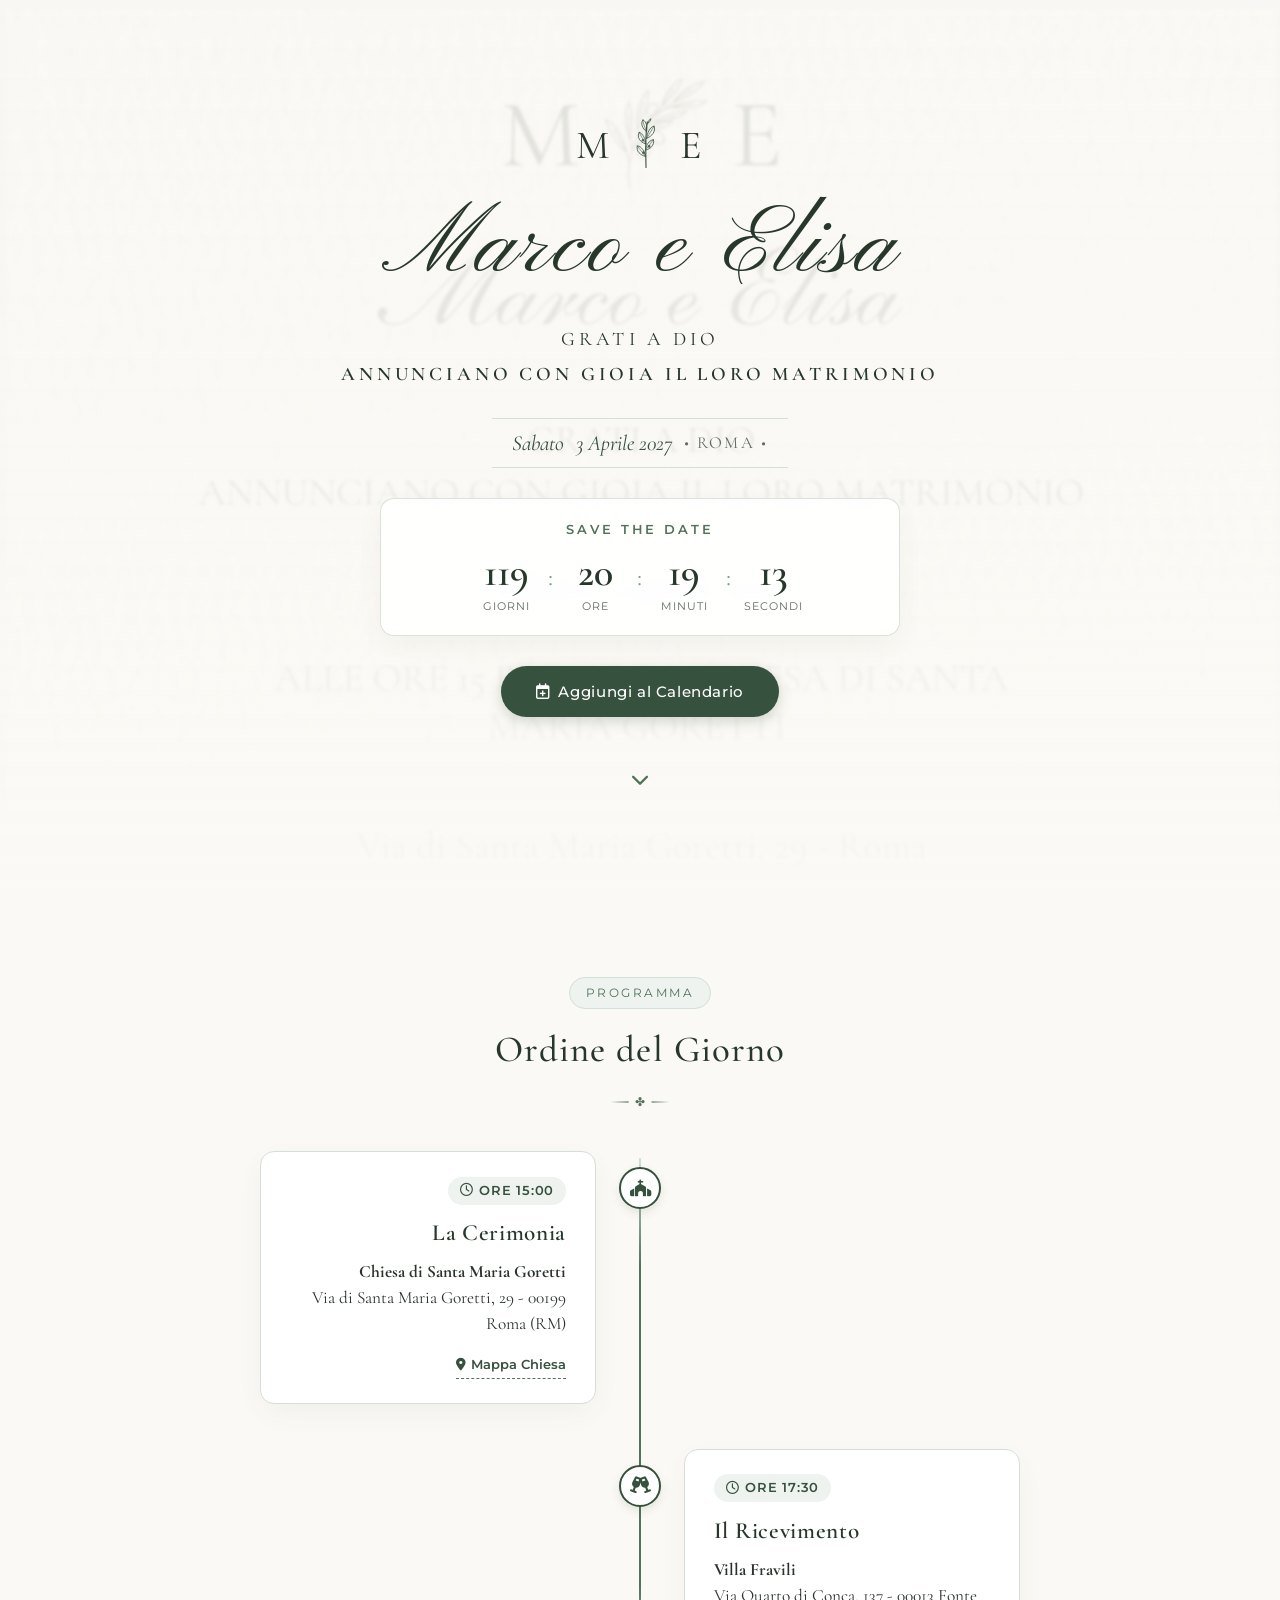
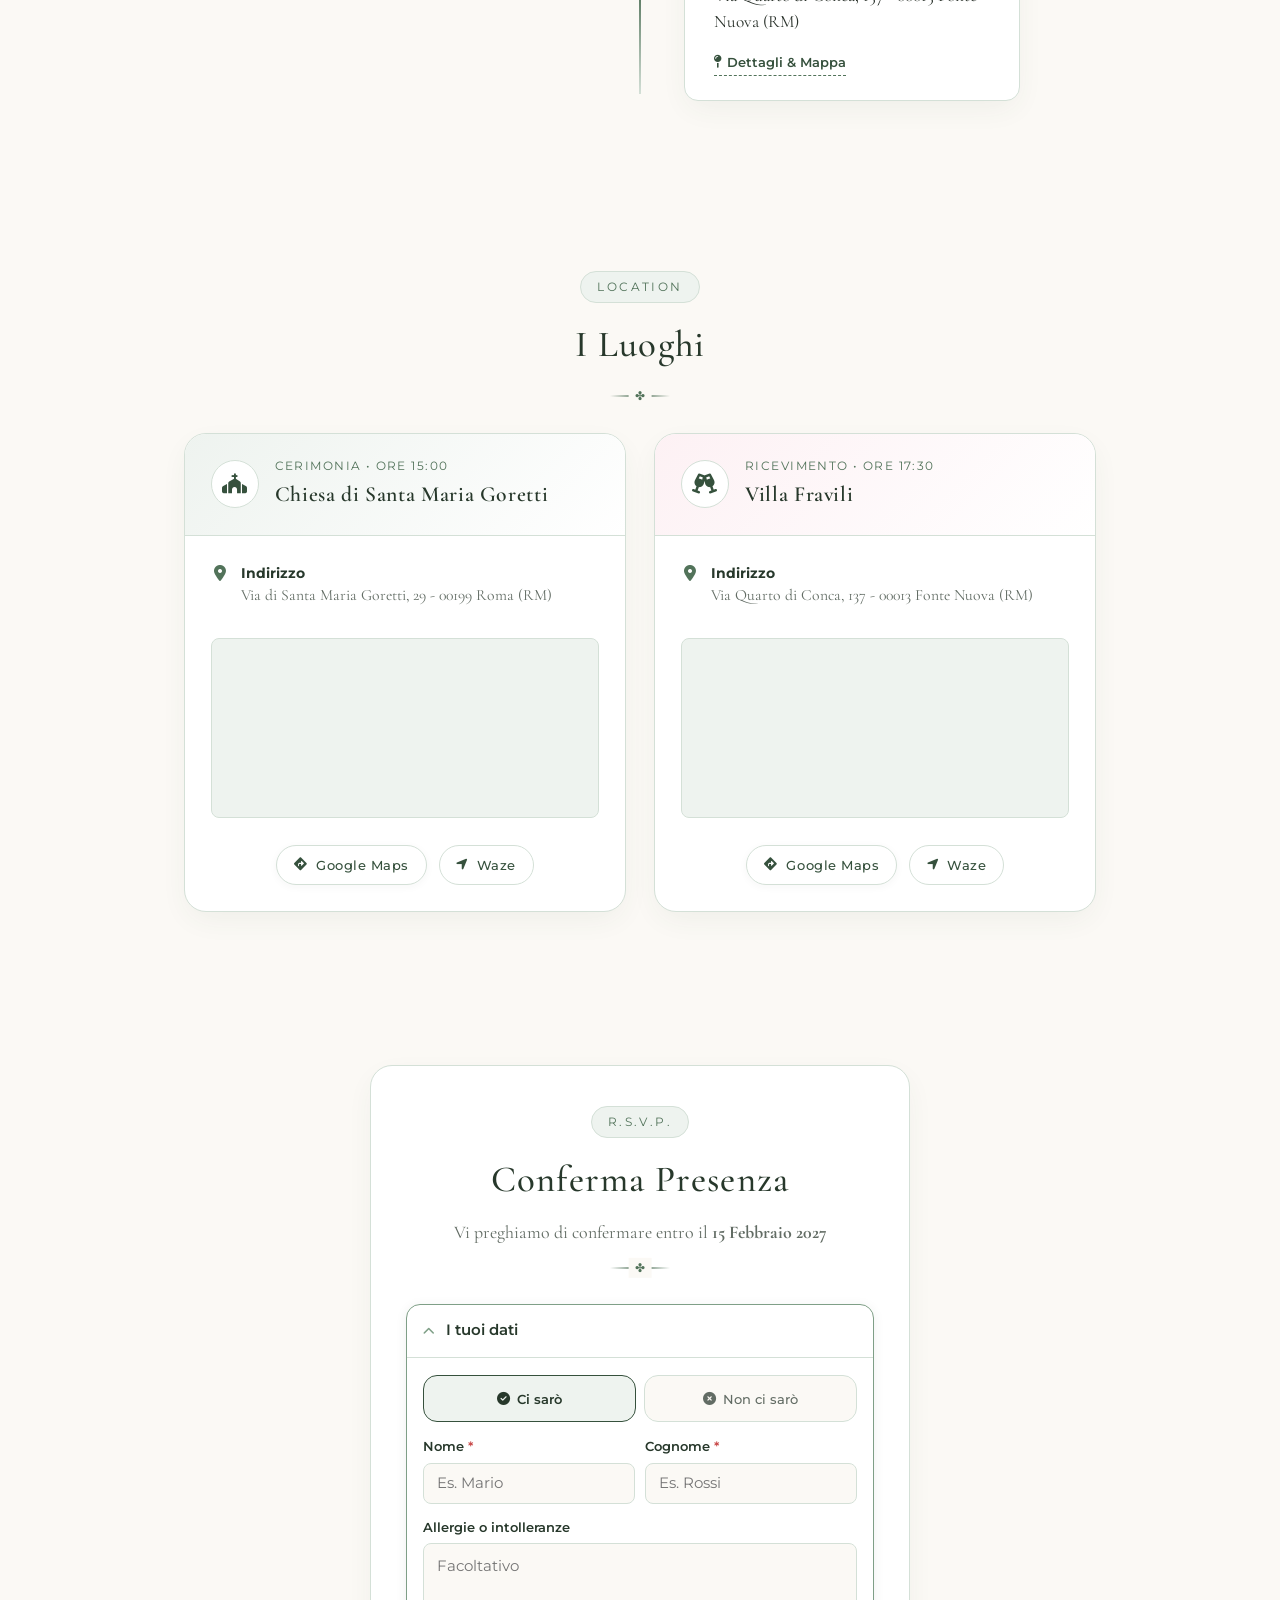
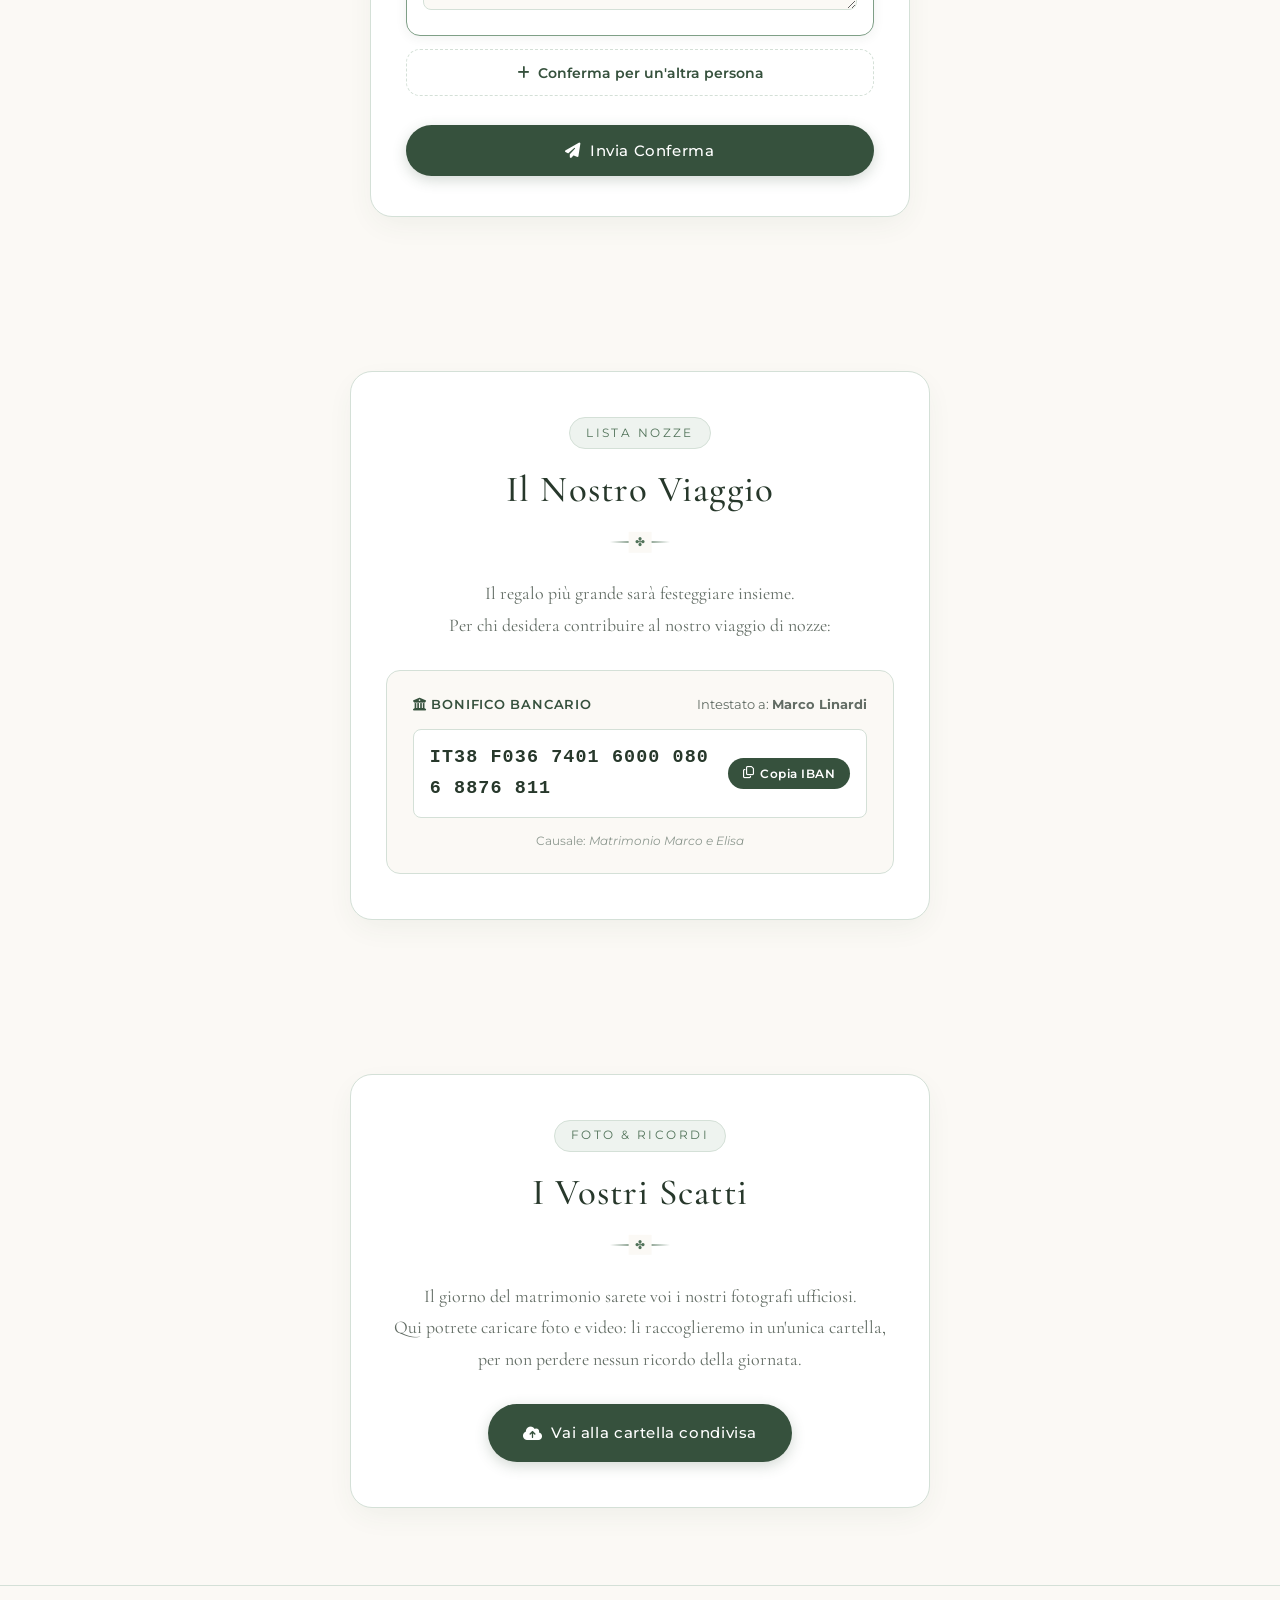
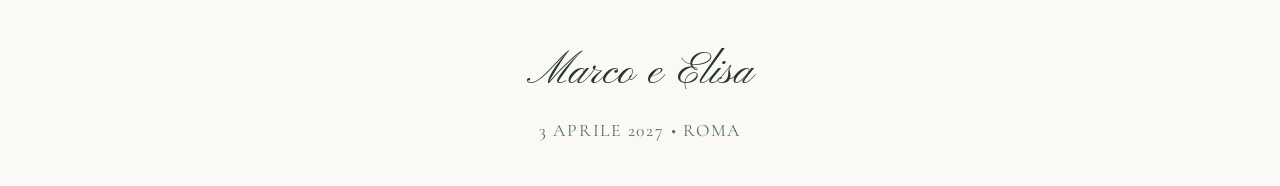
<file: index.html>
<!DOCTYPE html>
<html lang="it">
<head>
  <meta charset="UTF-8" />
  <meta name="viewport" content="width=device-width, initial-scale=1.0" />
  <title>Marco e Elisa - 3 Aprile 2027</title>
  <meta name="description" content="Matrimonio di Marco e Elisa. Sabato 3 Aprile 2027 - Roma. Chiesa di Santa Maria Goretti e ricevimento a Villa Fravili. Salva la data e conferma la presenza." />

  <!-- Il sito si raggiunge dal QR code e da WhatsApp: non serve che sia indicizzato sui motori di ricerca -->
  <meta name="robots" content="noindex, nofollow" />

  <!-- Anteprima per WhatsApp, Facebook, Telegram, iMessage -->
  <meta property="og:type" content="website" />
  <meta property="og:locale" content="it_IT" />
  <meta property="og:site_name" content="Marco e Elisa" />
  <meta property="og:title" content="Marco e Elisa - Sabato 3 Aprile 2027" />
  <meta property="og:description" content="Grati a Dio annunciano con gioia il loro matrimonio. Roma, Chiesa di Santa Maria Goretti. Conferma la tua presenza." />
  <meta property="og:url" content="https://marcoelisasposi.com/" />
  <meta property="og:image" content="https://marcoelisasposi.com/anteprima-social.jpg" />
  <meta property="og:image:width" content="1200" />
  <meta property="og:image:height" content="628" />
  <meta property="og:image:alt" content="Partecipazione di matrimonio di Marco e Elisa, 3 aprile 2027" />
  <meta name="twitter:card" content="summary_large_image" />

  <!-- Icone -->
  <link rel="icon" href="favicon.svg" type="image/svg+xml" />
  <link rel="apple-touch-icon" href="apple-touch-icon.png" />
  <meta name="theme-color" content="#36513d" />

  <!-- Google Fonts: Cormorant Garamond & Calligraphy Scripts -->
  <link rel="preconnect" href="https://fonts.googleapis.com" />
  <link rel="preconnect" href="https://fonts.gstatic.com" crossorigin />
  <link href="https://fonts.googleapis.com/css2?family=Alex+Brush&family=Cormorant+Garamond:ital,wght@0,300;0,400;0,500;0,600;0,700;1,400;1,600&family=Great+Vibes&family=Italianno&family=Montserrat:wght@300;400;500;600&family=Pinyon+Script&display=swap" rel="stylesheet" />

  <!-- FontAwesome Icons -->
  <link rel="stylesheet" href="https://cdnjs.cloudflare.com/ajax/libs/font-awesome/6.5.1/css/all.min.css" integrity="sha512-DTOQO9RWCH3ppGqcWaEA1BIZOC6xxalwEsw9c2QQeAIftl+Vegovlnee1c9QX4TctnWMn13TZye+giMm8e2LwA==" crossorigin="anonymous" referrerpolicy="no-referrer" />

  <!-- Stylesheet.
       Il ?v= serve a forzare il riscaricamento: senza, i browser di chi ha gia'
       visitato il sito continuerebbero a usare la copia salvata in locale.
       ALZARE IL NUMERO a ogni modifica di style.css, script.js o config.js. -->
  <link rel="stylesheet" href="style.css?v=5" />
</head>
<body>

  <!-- Hero Section -->
  <header class="hero-section" id="hero">
    <div class="hero-backdrop-container">
      <div class="hero-image-wrapper" id="heroImageWrapper">
        <img src="partecipazione.jpg" alt="" aria-hidden="true" width="1200" height="1200" fetchpriority="high" class="hero-custom-img" id="heroCustomImg" />
        <div class="hero-overlay"></div>
      </div>
    </div>

    <div class="hero-content">
      <!-- Monogram M E with exact Olive Branch from the invitation -->
      <div class="monogram-badge">
        <span class="mono-letter">M</span>
        <svg class="mono-olive-branch" viewBox="0 0 64 84" fill="none" xmlns="http://www.w3.org/2000/svg">
          <!-- Main organic curved stem -->
          <path d="M32 80 C32 60 30 35 34 6" stroke="currentColor" stroke-width="1.8" stroke-linecap="round"/>
          
          <!-- Bottom Left Leaf -->
          <path d="M31 62 C23 60 16 54 18 45 C25 46 30 54 31 62 Z" fill="none" stroke="currentColor" stroke-width="1.3" />
          <path d="M31 62 C24 53 20 48 18 45" stroke="currentColor" stroke-width="0.9" stroke-linecap="round" />

          <!-- Bottom Right Leaf -->
          <path d="M31 52 C39 50 46 44 44 35 C37 36 32 44 31 52 Z" fill="none" stroke="currentColor" stroke-width="1.3" />
          <path d="M31 52 C38 43 42 38 44 35" stroke="currentColor" stroke-width="0.9" stroke-linecap="round" />

          <!-- Middle Left Leaf -->
          <path d="M32 42 C22 39 17 31 21 23 C27 25 31 34 32 42 Z" fill="none" stroke="currentColor" stroke-width="1.3" />
          <path d="M32 42 C26 33 23 27 21 23" stroke="currentColor" stroke-width="0.9" stroke-linecap="round" />

          <!-- Middle Right Leaf -->
          <path d="M33 33 C42 29 48 22 45 13 C38 15 34 24 33 33 Z" fill="none" stroke="currentColor" stroke-width="1.3" />
          <path d="M33 33 C39 23 43 17 45 13" stroke="currentColor" stroke-width="0.9" stroke-linecap="round" />

          <!-- Upper Left Leaf -->
          <path d="M33 22 C26 17 23 9 27 3 C33 6 34 14 33 22 Z" fill="none" stroke="currentColor" stroke-width="1.3" />
          <path d="M33 22 C29 13 27 7 27 3" stroke="currentColor" stroke-width="0.9" stroke-linecap="round" />

          <!-- Top Terminal Leaf -->
          <path d="M34 10 C36 4 39 1 40 1 C40 3 37 8 34 10 Z" fill="none" stroke="currentColor" stroke-width="1.3" />

          <!-- Small delicate olive berries -->
          <circle cx="28" cy="56" r="2.2" fill="currentColor" opacity="0.85"/>
          <circle cx="37" cy="46" r="2.2" fill="currentColor" opacity="0.85"/>
          <circle cx="27" cy="36" r="2" fill="currentColor" opacity="0.85"/>
        </svg>
        <span class="mono-letter">E</span>
      </div>

      <!-- Names in Shelly Script / Cursive -->
      <h1 class="couple-names script-font" id="coupleNames">Marco e Elisa</h1>

      <p class="announcement-subtitle">
        GRATI A DIO<br />
        <span class="announcement-strong">ANNUNCIANO CON GIOIA IL LORO MATRIMONIO</span>
      </p>

      <div class="wedding-date-tag">
        <span class="date-day">Sabato</span>
        <span class="date-full">3 Aprile 2027</span>
        <span class="date-city">• Roma •</span>
      </div>

      <!-- Countdown with "Save the date" -->
      <div class="countdown-card" id="countdownCard">
        <div class="countdown-header">
          <span>Save the date</span>
        </div>
        <div class="countdown-grid">
          <div class="countdown-item">
            <span class="countdown-number" id="countdownDays">00</span>
            <span class="countdown-label">Giorni</span>
          </div>
          <div class="countdown-divider">:</div>
          <div class="countdown-item">
            <span class="countdown-number" id="countdownHours">00</span>
            <span class="countdown-label">Ore</span>
          </div>
          <div class="countdown-divider">:</div>
          <div class="countdown-item">
            <span class="countdown-number" id="countdownMinutes">00</span>
            <span class="countdown-label">Minuti</span>
          </div>
          <div class="countdown-divider">:</div>
          <div class="countdown-item">
            <span class="countdown-number" id="countdownSeconds">00</span>
            <span class="countdown-label">Secondi</span>
          </div>
        </div>
      </div>

      <!-- Single Action: Native Add to Calendar -->
      <div class="hero-actions">
        <button type="button" id="addToCalendarBtn" class="btn btn-primary btn-lg" title="Aggiungi al calendario del tuo smartphone">
          <i class="fa-regular fa-calendar-plus"></i> Aggiungi al Calendario
        </button>
      </div>

      <a href="#timeline" class="scroll-down-indicator" aria-label="Scorri in basso">
        <i class="fa-solid fa-chevron-down"></i>
      </a>
    </div>
  </header>

  <main>
    <!-- Vertical Timeline / Roadmap Section -->
    <section class="section timeline-section" id="timeline">
      <div class="container">
        <div class="text-center">
          <span class="section-tag">Programma</span>
          <h2 class="section-title">Ordine del Giorno</h2>
          <div class="divider-olive"></div>
        </div>

        <!-- Vertical Roadmap -->
        <div class="timeline-roadmap">
          <div class="timeline-line"></div>

          <!-- Step 1: Cerimonia -->
          <div class="timeline-item">
            <div class="timeline-dot">
              <i class="fa-solid fa-church"></i>
            </div>
            <div class="timeline-card">
              <div class="timeline-time"><i class="fa-regular fa-clock"></i> <span id="timelineChurchTime">Ore 15:00</span></div>
              <h3 class="timeline-title">La Cerimonia</h3>
              <p class="timeline-place">
                <strong id="timelineChurchName">Chiesa di Santa Maria Goretti</strong><br />
                <span id="timelineChurchAddr">Via di Santa Maria Goretti, 29 - Roma</span>
              </p>
              <div class="timeline-actions">
                <a href="https://www.google.com/maps/search/?api=1&query=Chiesa+di+Santa+Maria+Goretti+Roma+Via+di+Santa+Maria+Goretti+29" id="timelineChurchMapLink" target="_blank" rel="noopener noreferrer" class="btn-link-map">
                  <i class="fa-solid fa-location-dot"></i> Mappa Chiesa
                </a>
              </div>
            </div>
          </div>

          <!-- Step 2: Ricevimento -->
          <div class="timeline-item timeline-item-alt">
            <div class="timeline-dot">
              <i class="fa-solid fa-champagne-glasses"></i>
            </div>
            <div class="timeline-card">
              <div class="timeline-time"><i class="fa-regular fa-clock"></i> <span id="timelineReceptionTime">Ore 17:30</span></div>
              <h3 class="timeline-title">Il Ricevimento</h3>
              <p class="timeline-place">
                <strong id="timelineLocationName">Villa Fravili</strong><br />
                <span id="timelineLocationAddr">Via Quarto di Conca, 137 - Fonte Nuova (RM)</span>
              </p>
              <div class="timeline-actions">
                <a href="#luoghi" class="btn-link-map">
                  <i class="fa-solid fa-map-pin"></i> Dettagli & Mappa
                </a>
              </div>
            </div>
          </div>

          <!-- Step 3: Cena 
          <div class="timeline-item">
            <div class="timeline-dot">
              <i class="fa-solid fa-utensils"></i>
            </div>
            <div class="timeline-card">
              <div class="timeline-time"><i class="fa-regular fa-clock"></i> Ore 19:30</div>
              <h3 class="timeline-title">Cena & Brindisi</h3>
              <p class="timeline-place">Banchetto e festeggiamenti insieme.</p>
            </div>
          </div> -->

          <!-- Step 4: Torta & Party 
          <div class="timeline-item timeline-item-alt">
            <div class="timeline-dot">
              <i class="fa-solid fa-cake-candles"></i>
            </div>
            <div class="timeline-card">
              <div class="timeline-time"><i class="fa-regular fa-clock"></i> Ore 22:30</div>
              <h3 class="timeline-title">Taglio Torta & Party</h3>
              <p class="timeline-place">Buffet dei dolci, musica e open bar.</p>
            </div>
          </div> -->
        </div>
      </div>
    </section>

    <!-- Locations Cards & Interactive Maps Section -->
    <section class="section locations-section" id="luoghi">
      <div class="container">
        <div class="text-center">
          <span class="section-tag">Location</span>
          <h2 class="section-title">I Luoghi</h2>
          <div class="divider-olive"></div>
        </div>

        <div class="locations-grid">
          <!-- Card Chiesa -->
          <div class="location-card">
            <div class="loc-card-header">
              <div class="loc-icon-bubble">
                <i class="fa-solid fa-church"></i>
              </div>
              <div class="loc-header-text">
                <span class="loc-type">Cerimonia • <span id="churchTimeDisplay">Ore 15:00</span></span>
                <h3 class="loc-name" id="churchTitleDisplay">Chiesa di Santa Maria Goretti</h3>
              </div>
            </div>
            <div class="loc-card-body">
              <div class="loc-info-row">
                <i class="fa-solid fa-location-dot"></i>
                <div>
                  <strong>Indirizzo</strong>
                  <p id="churchAddressDisplay">Via di Santa Maria Goretti, 29 - 00199 Roma (RM)</p>
                </div>
              </div>

              <!-- Map Embed -->
              <div class="map-embed-wrapper">
                <iframe 
                  title="Mappa Chiesa Santa Maria Goretti"
                  src="https://maps.google.com/maps?q=Chiesa+di+Santa+Maria+Goretti+Via+di+Santa+Maria+Goretti+29+Roma&t=&z=16&ie=UTF8&iwloc=near&output=embed" 
                  loading="lazy" 
                  referrerpolicy="no-referrer-when-downgrade">
                </iframe>
              </div>

              <div class="loc-card-actions">
                <a href="https://www.google.com/maps/search/?api=1&query=Chiesa+di+Santa+Maria+Goretti+Roma+Via+di+Santa+Maria+Goretti+29" id="churchMapsLink" target="_blank" rel="noopener noreferrer" class="btn btn-secondary btn-sm">
                  <i class="fa-solid fa-diamond-turn-right"></i> Google Maps
                </a>
                <a href="https://waze.com/ul?q=Chiesa%20di%20Santa%20Maria%20Goretti%20Roma" id="churchWazeLink" target="_blank" rel="noopener noreferrer" class="btn btn-outline btn-sm">
                  <i class="fa-solid fa-location-arrow"></i> Waze
                </a>
              </div>
            </div>
          </div>

          <!-- Card Location Ricevimento -->
          <div class="location-card">
            <div class="loc-card-header loc-header-alt">
              <div class="loc-icon-bubble">
                <i class="fa-solid fa-glass-cheers"></i>
              </div>
              <div class="loc-header-text">
                <span class="loc-type">Ricevimento • <span id="receptionTimeDisplay">Ore 17:30</span></span>
                <h3 class="loc-name" id="locationTitleDisplay">Villa Fravili</h3>
              </div>
            </div>
            <div class="loc-card-body">
              <div class="loc-info-row">
                <i class="fa-solid fa-location-dot"></i>
                <div>
                  <strong>Indirizzo</strong>
                  <p id="locationAddressDisplay">Via Quarto di Conca, 137 - 00013 Fonte Nuova (RM)</p>
                </div>
              </div>

              <!-- Map Embed -->
              <div class="map-embed-wrapper">
                <iframe 
                  id="locationIframe"
                  title="Mappa Villa Fravili Fonte Nuova"
                  src="https://maps.google.com/maps?q=Villa+Fravili+Fonte+Nuova&t=&z=15&ie=UTF8&iwloc=near&output=embed" 
                  loading="lazy" 
                  referrerpolicy="no-referrer-when-downgrade">
                </iframe>
              </div>

              <div class="loc-card-actions">
                <a href="https://maps.app.goo.gl/nqCkzXTLR4yenpoPA" id="locationMapsLink" target="_blank" rel="noopener noreferrer" class="btn btn-secondary btn-sm">
                  <i class="fa-solid fa-diamond-turn-right"></i> Google Maps
                </a>
                <a href="https://ul.waze.com/ul?venue_id=8257956.82710633.17765473&overview=yes&utm_campaign=default&utm_source=waze_website&utm_medium=lm_share_location" id="locationWazeLink" target="_blank" rel="noopener noreferrer" class="btn btn-outline btn-sm">
                  <i class="fa-solid fa-location-arrow"></i> Waze
                </a>
              </div>
            </div>
          </div>
        </div>
      </div>
    </section>

    <!-- Minimal & Synthetic RSVP Section -->
    <section class="section rsvp-section" id="rsvp">
      <div class="container">
        <div class="rsvp-wrapper">
          <div class="text-center">
            <span class="section-tag">R.S.V.P.</span>
            <h2 class="section-title">Conferma Presenza</h2>
            <p class="section-subtitle">Vi preghiamo di confermare entro il <strong id="rsvpDeadlineDisplay">15 Febbraio 2027</strong></p>
            <div class="divider-olive"></div>
          </div>

          <form id="rsvpForm" class="rsvp-form" novalidate>
            <!-- Una scheda per persona: ognuna diventa una riga nel foglio.
                 Le schede sono create da guestCardTemplate tramite script.js. -->
            <div class="guest-list" id="guestList"></div>

            <button type="button" id="addGuestBtn" class="btn-add-guest">
              <i class="fa-solid fa-plus"></i> Conferma per un'altra persona
            </button>

            <div class="form-submit-wrapper">
              <button type="submit" id="rsvpSubmitBtn" class="btn btn-primary btn-block btn-lg">
                <i class="fa-solid fa-paper-plane"></i> Invia Conferma
              </button>
            </div>
          </form>

          <!-- Modello di scheda persona, clonato da script.js -->
          <template id="guestCardTemplate">
            <article class="guest-card" data-guest-card>
              <div class="guest-head">
                <button type="button" class="guest-toggle" aria-expanded="true">
                  <i class="fa-solid fa-chevron-down guest-chevron" aria-hidden="true"></i>
                  <span class="guest-heading">
                    <span class="guest-title"></span>
                    <span class="guest-summary"></span>
                  </span>
                </button>
                <button type="button" class="guest-remove" data-remove title="Rimuovi questa persona">
                  <i class="fa-solid fa-xmark" aria-hidden="true"></i>
                </button>
              </div>

              <div class="guest-body">
                <div class="presence-options">
                  <label class="presence-option presence-yes">
                    <input type="radio" value="SI" data-field="presence" checked />
                    <div class="presence-box">
                      <i class="fa-solid fa-circle-check"></i>
                      <span data-label-yes>Ci sarò</span>
                    </div>
                  </label>
                  <label class="presence-option presence-no">
                    <input type="radio" value="NO" data-field="presence" />
                    <div class="presence-box">
                      <i class="fa-solid fa-circle-xmark"></i>
                      <span data-label-no>Non ci sarò</span>
                    </div>
                  </label>
                </div>

                <div class="form-row">
                  <div class="form-group">
                    <label class="form-label" data-label-for="firstName">Nome <span class="required">*</span></label>
                    <input type="text" class="form-control" data-field="firstName" placeholder="Es. Mario" autocomplete="off" />
                  </div>
                  <div class="form-group">
                    <label class="form-label" data-label-for="lastName">Cognome <span class="required">*</span></label>
                    <input type="text" class="form-control" data-field="lastName" placeholder="Es. Rossi" autocomplete="off" />
                  </div>
                </div>

                <div class="form-group" data-notes-group>
                  <label class="form-label" data-label-for="notes">Allergie o intolleranze</label>
                  <textarea class="form-control" rows="2" data-field="notes" placeholder="Facoltativo"></textarea>
                </div>
              </div>
            </article>
          </template>

          <!-- Success Alert Card -->
          <div id="rsvpSuccessCard" class="rsvp-success-card" style="display: none;">
            <div class="success-icon-wrap">
              <i class="fa-solid fa-check"></i>
            </div>
            <h3 class="success-title">Conferma inviata. Grazie!</h3>
            <p class="success-msg" id="successCustomMsg">
              Abbiamo registrato la tua risposta.
            </p>
            <div class="mt-4">
              <button type="button" id="rsvpResetViewBtn" class="btn btn-outline btn-sm">
                Invia un'altra risposta
              </button>
            </div>
          </div>

          <!-- Error Card: mostrata se la risposta non e' stata salvata davvero -->
          <div id="rsvpErrorCard" class="rsvp-success-card" style="display: none;">
            <div class="success-icon-wrap success-icon-error">
              <i class="fa-solid fa-triangle-exclamation"></i>
            </div>
            <h3 class="success-title">Non siamo riusciti a salvare la risposta</h3>
            <p class="success-msg">
              C'è stato un problema tecnico e la tua conferma <strong>non è stata registrata</strong>.
              Riprova tra qualche istante oppure scrivici direttamente: ci teniamo a non perdere nessuno!
            </p>
            <div class="mt-4 rsvp-error-actions">
              <button type="button" id="rsvpRetryBtn" class="btn btn-primary btn-sm">
                <i class="fa-solid fa-rotate-right"></i> Riprova
              </button>
              <a href="#" id="rsvpFallbackContact" class="btn btn-outline btn-sm" target="_blank" rel="noopener noreferrer">
                <svg class="icon-inline" viewBox="0 0 24 24" fill="currentColor" aria-hidden="true"><path d="M12.04 2C6.58 2 2.13 6.45 2.13 11.91c0 2.1.55 4.06 1.6 5.78L2 22l4.45-1.67a9.87 9.87 0 0 0 5.59 1.71c5.46 0 9.91-4.45 9.91-9.91 0-2.65-1.03-5.14-2.9-7.01A9.82 9.82 0 0 0 12.04 2zm0 1.67c2.2 0 4.27.86 5.83 2.42a8.19 8.19 0 0 1 2.41 5.82c0 4.54-3.7 8.24-8.24 8.24a8.2 8.2 0 0 1-4.19-1.15l-.3-.18-3.12 1.17 1.19-3.04-.2-.31a8.2 8.2 0 0 1-1.26-4.38c0-4.54 3.7-8.24 8.24-8.24z"/><path d="M9.3 7.2c-.18-.4-.37-.41-.54-.42h-.46c-.16 0-.42.06-.64.3-.22.24-.84.82-.84 2s.86 2.32.98 2.48c.12.16 1.67 2.67 4.12 3.64 2.04.8 2.45.64 2.9.6.44-.04 1.42-.58 1.62-1.14.2-.56.2-1.04.14-1.14-.06-.1-.22-.16-.46-.28-.24-.12-1.42-.7-1.64-.78-.22-.08-.38-.12-.54.12-.16.24-.62.78-.76.94-.14.16-.28.18-.52.06-.24-.12-1.01-.37-1.93-1.19-.71-.64-1.19-1.42-1.33-1.66-.14-.24-.01-.37.11-.49.11-.11.24-.28.36-.42.12-.14.16-.24.24-.4.08-.16.04-.3-.02-.42-.06-.12-.53-1.3-.73-1.78z"/></svg> Scrivici su WhatsApp
              </a>
            </div>
          </div>
        </div>
      </div>
    </section>

    <!-- Gift / IBAN Section -->
    <section class="section gift-section" id="regalo">
      <div class="container">
        <div class="gift-card text-center">
          <span class="section-tag">Lista Nozze</span>
          <h2 class="section-title">Il Nostro Viaggio</h2>
          <div class="divider-olive"></div>
          <p class="gift-text">
            Il regalo più grande sarà festeggiare insieme.<br />
            Per chi desidera contribuire al nostro viaggio di nozze:
          </p>

          <div class="iban-box-wrapper">
            <div class="iban-card">
              <div class="iban-header">
                <span class="iban-label"><i class="fa-solid fa-building-columns"></i> Bonifico Bancario</span>
                <span class="iban-beneficiary">Intestato a: <strong id="ibanBeneficiary">Marco Linardi</strong></span>
              </div>
              <div class="iban-code-row">
                <code class="iban-code" id="ibanCodeText">IT38 F036 7401 6000 0806 8876 811</code>
                <button type="button" id="copyIbanBtn" class="btn btn-copy" title="Copia IBAN negli appunti">
                  <i class="fa-regular fa-copy"></i> <span id="copyBtnLabel">Copia IBAN</span>
                </button>
              </div>
              <div class="iban-footer">
                <span>Causale: <em id="ibanCausale">Matrimonio Marco e Elisa</em></span>
              </div>
            </div>
          </div>
        </div>
      </div>
    </section>

    <!-- Photos / Memories Section -->
    <section class="section photos-section" id="foto">
      <div class="container">
        <div class="gift-card text-center">
          <span class="section-tag">Foto & Ricordi</span>
          <h2 class="section-title">I Vostri Scatti</h2>
          <div class="divider-olive"></div>
          <p class="gift-text">
            Il giorno del matrimonio sarete voi i nostri fotografi ufficiosi.<br />
            Qui potrete caricare foto e video: li raccoglieremo in un'unica cartella,
            per non perdere nessun ricordo della giornata.
          </p>

          <div class="mt-4">
            <a href="https://drive.google.com/drive/folders/12u2mDwecdQt5g-eXPgKsItJpRG5t79-J?usp=sharing" id="photosDriveLink" target="_blank" rel="noopener noreferrer" class="btn btn-primary btn-lg">
              <i class="fa-solid fa-cloud-arrow-up"></i> Vai alla cartella condivisa
            </a>
          </div>
        </div>
      </div>
    </section>
  </main>

  <!-- Footer -->
  <footer class="footer">
    <div class="container text-center">
      <div class="footer-monogram">
        <span class="script-font footer-names" id="footerNames">Marco e Elisa</span>
      </div>
      <p class="footer-date">3 Aprile 2027 • Roma</p>
    </div>
  </footer>

  <!-- Scorciatoia flottante al modulo: compare dopo la copertina e sparisce sull'RSVP -->
  <a href="#rsvp" class="floating-rsvp" id="floatingRsvpBtn" aria-hidden="true" tabindex="-1">
    <i class="fa-regular fa-envelope-open"></i>
    <span>Conferma presenza</span>
  </a>

  <!-- Toast Notification System -->
  <div class="toast-notification" id="toastNotification" role="alert" aria-live="polite">
    <i class="fa-solid fa-circle-check toast-icon"></i>
    <span class="toast-message" id="toastMessage">Testo di notifica</span>
  </div>

  <!-- JavaScript Configuration & Logic -->
  <script src="config.js?v=5"></script>
  <script src="script.js?v=5"></script>
</body>
</html>
</file>
<file: style.css>
/* ==========================================================================
   MARCO & ELISA - WEDDING LANDING PAGE DESIGN SYSTEM
   Color Palette extracted directly from the Botanical Watercolor Invitation
   Fonts: Cormorant Garamond (Serif) & Shelly Script / Calligraphy Cursive
   ========================================================================== */

/* --- Font Face & Fallback for Shelly Script --- */
@font-face {
  font-family: 'Shelly Script';
  src: local('Shelly Script'), local('Shelley Script'), local('Shelley Allegro Script'), local('ShelleyAndanteScript'), local('ShelleyVolanteScript');
  font-display: swap;
}

/* --- CSS Variables / Design Tokens --- */
:root {
  /* Colors extracted from the invitation */
  --color-forest-dark: #27382b;       /* Dark botanical green for headings and script text */
  --color-forest: #36513d;            /* Primary wedding green */
  --color-forest-light: #52735a;      /* Medium olive sage */
  --color-sage: #7f9f87;              /* Soft sage */
  --color-sage-pale: #eef3ef;         /* Light sage background tint */
  --color-sage-border: #d4e0d7;       /* Border accent */

  /* Wildflower Watercolor Accents */
  --color-cornflower: #5c82ba;        /* Soft blue floral */
  --color-lavender: #8c6fa8;          /* Meadow lilac */
  --color-rose: #e59eaf;              /* Blush pink */
  --color-rose-light: #fdf1f4;
  --color-gold: #c4a46c;              /* Soft warm champagne gold */
  --color-gold-light: #f9f5ed;
  --color-buttercup: #ebbf5c;         /* Wildflower yellow */

  /* Neutrals & Paper Textures */
  --color-paper: #fbf9f5;             /* Luxurious cotton paper */
  --color-paper-card: #ffffff;        /* Pure card surface */
  --color-paper-warm: #f5efe6;        /* Warm parchment background */
  --color-text-main: #2b332c;         /* Deep graphite / charcoal green */
  --color-text-muted: #626c64;        /* Soft paragraph text */
  --color-text-subtle: #8e9990;

  /* Typography */
  --font-serif: 'Cormorant Garamond', Georgia, serif;
  --font-script: 'Shelly Script', 'Pinyon Script', 'Alex Brush', 'Great Vibes', 'Italianno', cursive;
  --font-sans: 'Montserrat', -apple-system, BlinkMacSystemFont, 'Segoe UI', Roboto, sans-serif;

  /* Shadows & Elevation */
  --shadow-sm: 0 2px 8px rgba(43, 51, 44, 0.04);
  --shadow-md: 0 8px 24px rgba(43, 51, 44, 0.07);
  --shadow-lg: 0 16px 36px rgba(43, 51, 44, 0.1);
  --shadow-card: 0 10px 30px -5px rgba(54, 81, 61, 0.07);

  /* Radius */
  --radius-sm: 8px;
  --radius-md: 14px;
  --radius-lg: 22px;
  --radius-pill: 9999px;

  /* Transitions */
  --transition: all 0.25s cubic-bezier(0.25, 0.8, 0.25, 1);
}

/* --- Global Reset & Base Styles --- */
*, *::before, *::after {
  box-sizing: border-box;
  margin: 0;
  padding: 0;
}

html {
  scroll-behavior: smooth;
  font-size: 16px;
}

body {
  font-family: var(--font-serif);
  background-color: var(--color-paper);
  color: var(--color-text-main);
  line-height: 1.7;
  overflow-x: hidden;
  position: relative;
  min-height: 100vh;
  -webkit-font-smoothing: antialiased;
}

/* Typography Helpers */
.script-font {
  font-family: var(--font-script);
  font-weight: normal;
}

h1, h2, h3, h4, h5, h6 {
  font-family: var(--font-serif);
  color: var(--color-forest-dark);
  font-weight: 500;
  letter-spacing: 0.03em;
}

p {
  font-size: 1.12rem;
  color: var(--color-text-muted);
}

a {
  color: var(--color-forest);
  text-decoration: none;
  transition: var(--transition);
}

a:hover {
  color: var(--color-forest-dark);
}

.container {
  max-width: 960px;
  margin: 0 auto;
  padding: 0 1.5rem;
}

.text-center {
  text-align: center;
}

.visually-hidden {
  position: absolute;
  width: 1px;
  height: 1px;
  padding: 0;
  margin: -1px;
  overflow: hidden;
  clip: rect(0, 0, 0, 0);
  border: 0;
}

/* --- Section Dividers & Tags --- */
.section {
  padding: 4.8rem 0;
  position: relative;
}

.section-tag {
  display: inline-block;
  font-family: var(--font-sans);
  font-size: 0.76rem;
  text-transform: uppercase;
  letter-spacing: 0.2em;
  color: var(--color-forest-light);
  background: var(--color-sage-pale);
  padding: 0.3rem 1rem;
  border-radius: var(--radius-pill);
  margin-bottom: 0.65rem;
  border: 1px solid var(--color-sage-border);
}

.section-title {
  font-size: 2.3rem;
  font-weight: 500;
  margin-bottom: 0.35rem;
  color: var(--color-forest-dark);
}

.section-subtitle {
  font-size: 1.12rem;
  color: var(--color-text-muted);
  max-width: 580px;
  margin: 0 auto;
}

.divider-olive {
  width: 60px;
  height: 2px;
  background: linear-gradient(90deg, transparent, var(--color-forest-light), transparent);
  margin: 1.2rem auto 2.2rem;
  position: relative;
}

.divider-olive::after {
  content: '✤';
  position: absolute;
  top: 50%;
  left: 50%;
  transform: translate(-50%, -50%);
  background: var(--color-paper);
  padding: 0 0.4rem;
  font-size: 0.75rem;
  color: var(--color-forest-light);
}

/* --- Buttons & UI Elements --- */
.btn {
  display: inline-flex;
  align-items: center;
  justify-content: center;
  gap: 0.55rem;
  font-family: var(--font-sans);
  font-size: 0.9rem;
  font-weight: 500;
  letter-spacing: 0.04em;
  padding: 0.8rem 1.8rem;
  border-radius: var(--radius-pill);
  cursor: pointer;
  border: 1px solid transparent;
  transition: var(--transition);
  text-align: center;
}

.btn-primary {
  background-color: var(--color-forest);
  color: #ffffff;
  box-shadow: 0 4px 14px rgba(54, 81, 61, 0.22);
}

.btn-primary:hover {
  background-color: var(--color-forest-dark);
  color: #ffffff;
  transform: translateY(-2px);
  box-shadow: 0 6px 18px rgba(54, 81, 61, 0.32);
}

.btn-secondary {
  background-color: #ffffff;
  color: var(--color-forest);
  border: 1px solid var(--color-sage-border);
  box-shadow: var(--shadow-sm);
}

.btn-secondary:hover {
  background-color: var(--color-sage-pale);
  border-color: var(--color-forest-light);
  transform: translateY(-2px);
}

.btn-outline {
  background-color: transparent;
  color: var(--color-forest);
  border: 1px solid var(--color-sage-border);
}

.btn-outline:hover {
  background-color: var(--color-sage-pale);
  border-color: var(--color-forest);
}

.btn-sm {
  padding: 0.5rem 1.05rem;
  font-size: 0.82rem;
}

.btn-lg {
  padding: 0.95rem 2.1rem;
  font-size: 0.96rem;
}

.btn-block {
  width: 100%;
}

/* --- Hero Section --- */
.hero-section {
  position: relative;
  min-height: 100vh;
  display: flex;
  align-items: center;
  justify-content: center;
  padding: 4.5rem 1.5rem 4rem;
  overflow: hidden;
}

.hero-backdrop-container {
  position: absolute;
  top: 0;
  left: 0;
  width: 100%;
  height: 100%;
  z-index: 1;
  overflow: hidden;
}

.hero-image-wrapper {
  position: absolute;
  top: 0;
  left: 0;
  width: 100%;
  height: 100%;
}

.hero-custom-img {
  width: 100%;
  height: 100%;
  object-fit: cover;
  object-position: center top;
  filter: brightness(0.96) contrast(1.02);
}

.hero-overlay {
  position: absolute;
  top: 0;
  left: 0;
  width: 100%;
  height: 100%;
  background: linear-gradient(
    180deg,
    rgba(251, 249, 245, 0.85) 0%,
    rgba(251, 249, 245, 0.90) 45%,
    rgba(251, 249, 245, 0.98) 100%
  );
  backdrop-filter: blur(1.5px);
}

/* Hero Content */
.hero-content {
  position: relative;
  z-index: 5;
  text-align: center;
  max-width: 740px;
  margin: 0 auto;
}

/* Exact Monogram M E with Olive Branch */
.monogram-badge {
  display: inline-flex;
  align-items: center;
  justify-content: center;
  gap: 0.85rem;
  margin-bottom: 0.85rem;
  color: var(--color-forest-dark);
}

.mono-letter {
  font-family: var(--font-serif);
  font-size: 2.5rem;
  font-weight: 400;
  letter-spacing: 0.08em;
}

.mono-olive-branch {
  width: 40px;
  height: 52px;
  color: var(--color-forest);
  transform: translateY(-1px);
}

/* Couple Names - Shelly Script */
.couple-names {
  font-family: var(--font-script);
  font-size: clamp(3.4rem, 9.5vw, 6rem);
  font-weight: 400;
  line-height: 1.15;
  color: var(--color-forest-dark);
  margin-bottom: 1.15rem;
}

.announcement-subtitle {
  font-family: var(--font-serif);
  font-size: clamp(0.92rem, 2.4vw, 1.2rem);
  font-weight: 400;
  letter-spacing: 0.22em;
  line-height: 1.85;
  text-transform: uppercase;
  color: var(--color-forest-dark);
  margin-bottom: 1.6rem;
}

.announcement-strong {
  font-weight: 600;
  letter-spacing: 0.2em;
  display: block;
}

.wedding-date-tag {
  display: inline-flex;
  align-items: center;
  gap: 0.75rem;
  font-family: var(--font-serif);
  font-size: 1.35rem;
  font-style: italic;
  color: var(--color-forest);
  margin-bottom: 1.85rem;
  padding: 0.35rem 1.25rem;
  border-top: 1px solid var(--color-sage-border);
  border-bottom: 1px solid var(--color-sage-border);
}

.date-city {
  font-style: normal;
  font-size: 1.05rem;
  letter-spacing: 0.12em;
  text-transform: uppercase;
  color: var(--color-text-muted);
}

/* Countdown Card with Save the date */
.countdown-card {
  background: rgba(255, 255, 255, 0.88);
  backdrop-filter: blur(8px);
  border: 1px solid rgba(212, 224, 215, 0.9);
  border-radius: var(--radius-md);
  padding: 1.2rem 1.8rem;
  box-shadow: var(--shadow-card);
  max-width: 520px;
  margin: 0 auto 1.85rem;
}

.countdown-header {
  font-family: var(--font-sans);
  font-size: 0.82rem;
  font-weight: 600;
  text-transform: uppercase;
  letter-spacing: 0.22em;
  color: var(--color-forest-light);
  margin-bottom: 0.75rem;
}

.countdown-grid {
  display: flex;
  align-items: center;
  justify-content: center;
  gap: 0.75rem;
}

.countdown-item {
  display: flex;
  flex-direction: column;
  align-items: center;
  min-width: 60px;
}

.countdown-number {
  font-family: var(--font-serif);
  font-size: clamp(1.9rem, 4.5vw, 2.5rem);
  font-weight: 600;
  line-height: 1;
  color: var(--color-forest-dark);
}

.countdown-label {
  font-family: var(--font-sans);
  font-size: 0.7rem;
  text-transform: uppercase;
  letter-spacing: 0.1em;
  color: var(--color-text-muted);
  margin-top: 0.3rem;
}

.countdown-divider {
  font-family: var(--font-serif);
  font-size: 1.6rem;
  color: var(--color-sage);
  line-height: 1;
  margin-bottom: 0.9rem;
}

/* Hero Single Action: Add to Calendar */
.hero-actions {
  display: flex;
  align-items: center;
  justify-content: center;
  margin-bottom: 1.5rem;
}

.scroll-down-indicator {
  display: inline-block;
  color: var(--color-forest-light);
  font-size: 1.15rem;
  margin-top: 1.5rem;
  animation: bounce 2s infinite;
}

@keyframes bounce {
  0%, 20%, 50%, 80%, 100% { transform: translateY(0); }
  40% { transform: translateY(-7px); }
  60% { transform: translateY(-3px); }
}

/* --- Vertical Timeline / Roadmap Section --- */
.timeline-section {
  background: var(--color-paper);
}

.timeline-roadmap {
  position: relative;
  max-width: 760px;
  margin: 2.5rem auto 0.5rem;
  padding: 0.5rem 0;
}

.timeline-line {
  position: absolute;
  top: 15px;
  bottom: 15px;
  left: 50%;
  width: 2px;
  background: linear-gradient(
    180deg,
    var(--color-sage-border) 0%,
    var(--color-forest-light) 20%,
    var(--color-forest-light) 80%,
    var(--color-sage-border) 100%
  );
  transform: translateX(-50%);
  z-index: 1;
}

.timeline-item {
  position: relative;
  margin-bottom: 2.8rem;
  display: flex;
  align-items: flex-start;
  z-index: 2;
}

.timeline-item:last-child {
  margin-bottom: 0;
}

.timeline-dot {
  position: absolute;
  left: 50%;
  top: 1rem;
  transform: translateX(-50%);
  width: 42px;
  height: 42px;
  border-radius: 50%;
  background: #ffffff;
  border: 2px solid var(--color-forest);
  color: var(--color-forest);
  display: flex;
  align-items: center;
  justify-content: center;
  font-size: 1.05rem;
  box-shadow: 0 4px 10px rgba(54, 81, 61, 0.12);
  z-index: 3;
  transition: var(--transition);
}

.timeline-item:hover .timeline-dot {
  background: var(--color-forest);
  color: #ffffff;
  transform: translateX(-50%) scale(1.08);
}

.timeline-card {
  width: calc(50% - 44px);
  background: #ffffff;
  padding: 1.5rem 1.8rem;
  border-radius: var(--radius-md);
  border: 1px solid var(--color-sage-border);
  box-shadow: var(--shadow-card);
  transition: var(--transition);
}

.timeline-card:hover {
  transform: translateY(-2px);
  box-shadow: var(--shadow-md);
  border-color: var(--color-sage);
}

.timeline-item:not(.timeline-item-alt) .timeline-card {
  margin-right: auto;
  text-align: right;
}

.timeline-item.timeline-item-alt {
  justify-content: flex-end;
}

.timeline-item.timeline-item-alt .timeline-card {
  margin-left: auto;
  text-align: left;
}

.timeline-time {
  display: inline-flex;
  align-items: center;
  gap: 0.35rem;
  font-family: var(--font-sans);
  font-size: 0.8rem;
  font-weight: 600;
  text-transform: uppercase;
  letter-spacing: 0.06em;
  color: var(--color-forest);
  background: var(--color-sage-pale);
  padding: 0.2rem 0.75rem;
  border-radius: var(--radius-pill);
  margin-bottom: 0.6rem;
}

.timeline-title {
  font-size: 1.45rem;
  font-weight: 600;
  margin-bottom: 0.35rem;
  color: var(--color-forest-dark);
}

.timeline-place {
  font-family: var(--font-serif);
  font-size: 1.08rem;
  color: var(--color-text-main);
  line-height: 1.5;
}

.timeline-actions {
  margin-top: 0.85rem;
}

.btn-link-map {
  display: inline-flex;
  align-items: center;
  gap: 0.35rem;
  font-family: var(--font-sans);
  font-size: 0.8rem;
  font-weight: 600;
  color: var(--color-forest);
  border-bottom: 1px dashed var(--color-forest-light);
  padding-bottom: 2px;
}

.btn-link-map:hover {
  color: var(--color-forest-dark);
  border-bottom-style: solid;
}

/* --- Locations Details Section --- */
.locations-section {
  background: var(--color-paper);
}

.locations-grid {
  display: grid;
  grid-template-columns: repeat(auto-fit, minmax(300px, 1fr));
  gap: 1.8rem;
  margin-top: 2rem;
}

.location-card {
  background: #ffffff;
  border-radius: var(--radius-lg);
  border: 1px solid var(--color-sage-border);
  box-shadow: var(--shadow-card);
  overflow: hidden;
  display: flex;
  flex-direction: column;
  transition: var(--transition);
}

.location-card:hover {
  transform: translateY(-3px);
  box-shadow: var(--shadow-lg);
}

.loc-card-header {
  background: linear-gradient(135deg, var(--color-sage-pale) 0%, #ffffff 100%);
  padding: 1.4rem 1.6rem;
  border-bottom: 1px solid var(--color-sage-border);
  display: flex;
  align-items: center;
  gap: 1rem;
}

.loc-header-alt {
  background: linear-gradient(135deg, var(--color-rose-light) 0%, #ffffff 100%);
}

.loc-icon-bubble {
  width: 48px;
  height: 48px;
  border-radius: 50%;
  background: #ffffff;
  border: 1px solid var(--color-sage-border);
  color: var(--color-forest);
  display: flex;
  align-items: center;
  justify-content: center;
  font-size: 1.25rem;
  flex-shrink: 0;
}

.loc-type {
  font-family: var(--font-sans);
  font-size: 0.74rem;
  text-transform: uppercase;
  letter-spacing: 0.12em;
  color: var(--color-forest-light);
  display: block;
}

.loc-name {
  font-size: 1.35rem;
  font-weight: 600;
  color: var(--color-forest-dark);
}

.loc-card-body {
  padding: 1.6rem;
  display: flex;
  flex-direction: column;
  flex-grow: 1;
}

.loc-info-row {
  display: flex;
  align-items: flex-start;
  gap: 0.75rem;
  margin-bottom: 1rem;
}

.loc-info-row > i {
  color: var(--color-forest-light);
  font-size: 1rem;
  margin-top: 0.2rem;
  width: 18px;
  text-align: center;
}

.loc-info-row strong {
  font-family: var(--font-sans);
  font-size: 0.86rem;
  color: var(--color-forest-dark);
  display: block;
}

.loc-info-row p {
  font-size: 0.98rem;
  color: var(--color-text-muted);
  line-height: 1.45;
  margin: 0;
}

.map-embed-wrapper {
  margin: 0.85rem 0 1.2rem;
  border-radius: var(--radius-sm);
  overflow: hidden;
  border: 1px solid var(--color-sage-border);
  background: var(--color-sage-pale);
  height: 180px;
  position: relative;
}

.map-embed-wrapper iframe {
  width: 100%;
  height: 320px;
  margin-top: -50px;
  border: 0;
  pointer-events: none;
}

.loc-card-actions {
  display: flex;
  justify-content: center;
  align-items: center;
  gap: 0.75rem;
  margin-top: auto;
  padding-top: 0.5rem;
  flex-wrap: wrap;
}

/* --- Minimal & Synthetic RSVP Section --- */
.rsvp-section {
  background: var(--color-paper);
}

.rsvp-wrapper {
  max-width: 540px;
  margin: 0 auto;
  background: #ffffff;
  padding: 2.5rem 2.2rem;
  border-radius: var(--radius-lg);
  border: 1px solid var(--color-sage-border);
  box-shadow: var(--shadow-card);
}

.rsvp-form {
  margin-top: 1.6rem;
}

.form-group {
  margin-bottom: 1.25rem;
}

.form-row {
  display: grid;
  grid-template-columns: 1fr 1fr;
  gap: 1rem;
}

.form-label {
  display: block;
  font-family: var(--font-sans);
  font-size: 0.85rem;
  font-weight: 600;
  color: var(--color-forest-dark);
  margin-bottom: 0.4rem;
}

.form-label .required {
  color: #c94a4a;
}

.form-control {
  width: 100%;
  font-family: var(--font-sans);
  font-size: 0.92rem;
  padding: 0.8rem 1rem;
  border-radius: var(--radius-sm);
  border: 1px solid var(--color-sage-border);
  background-color: var(--color-paper);
  color: var(--color-text-main);
  transition: var(--transition);
}

.form-control:focus {
  outline: none;
  border-color: var(--color-forest);
  background-color: #ffffff;
  box-shadow: 0 0 0 3px rgba(54, 81, 61, 0.1);
}

textarea.form-control {
  resize: vertical;
  line-height: 1.5;
}

/* Minimal Presence Switch */
.presence-options {
  display: grid;
  grid-template-columns: 1fr 1fr;
  gap: 0.85rem;
  margin-bottom: 1.4rem;
}

.presence-option input[type="radio"] {
  position: absolute;
  opacity: 0;
  pointer-events: none;
}

.presence-box {
  display: flex;
  align-items: center;
  justify-content: center;
  gap: 0.5rem;
  padding: 0.95rem 0.8rem;
  border-radius: var(--radius-md);
  border: 1.5px solid var(--color-sage-border);
  background: var(--color-paper);
  cursor: pointer;
  transition: var(--transition);
  text-align: center;
  font-family: var(--font-sans);
  font-size: 0.88rem;
  font-weight: 500;
  color: var(--color-text-muted);
}

.presence-option input[type="radio"]:checked + .presence-box {
  border-color: var(--color-forest);
  background: var(--color-sage-pale);
  color: var(--color-forest-dark);
  font-weight: 600;
}

.presence-option.presence-no input[type="radio"]:checked + .presence-box {
  border-color: #c94a4a;
  background: #fdf4f4;
  color: #a33232;
}

/* Submit Actions */
.form-submit-wrapper {
  margin-top: 1.8rem;
  text-align: center;
}

/* Success Card */
.rsvp-success-card {
  text-align: center;
  padding: 2rem 1rem;
}

.success-icon-wrap {
  width: 60px;
  height: 60px;
  border-radius: 50%;
  background: var(--color-sage-pale);
  color: var(--color-forest);
  display: flex;
  align-items: center;
  justify-content: center;
  font-size: 2rem;
  margin: 0 auto 1.2rem;
}

/* Variante della stessa bolla per lo stato di errore del modulo RSVP */
.success-icon-error {
  background: #fdf1f4;
  color: #b4566d;
}

.rsvp-error-actions {
  display: flex;
  flex-wrap: wrap;
  gap: 0.75rem;
  justify-content: center;
}

.success-title {
  font-size: 1.8rem;
  margin-bottom: 0.5rem;
  color: var(--color-forest-dark);
}

.success-msg {
  font-size: 1.08rem;
  max-width: 420px;
  margin: 0 auto;
  line-height: 1.6;
}

.mt-4 {
  margin-top: 1.5rem;
}

/* --- Gift / IBAN Section --- */
.gift-section {
  background: var(--color-paper);
}

.gift-card {
  max-width: 580px;
  margin: 0 auto;
  background: #ffffff;
  padding: 2.8rem 2.2rem;
  border-radius: var(--radius-lg);
  border: 1px solid var(--color-sage-border);
  box-shadow: var(--shadow-card);
}

.gift-text {
  font-size: 1.12rem;
  line-height: 1.75;
  margin-bottom: 1.8rem;
}

.iban-card {
  background: var(--color-paper);
  border: 1px solid var(--color-sage-border);
  border-radius: var(--radius-md);
  padding: 1.4rem 1.6rem;
  text-align: left;
}

.iban-header {
  display: flex;
  justify-content: space-between;
  align-items: center;
  flex-wrap: wrap;
  gap: 0.4rem;
  margin-bottom: 0.85rem;
  font-family: var(--font-sans);
  font-size: 0.82rem;
}

.iban-label {
  font-weight: 600;
  color: var(--color-forest);
  text-transform: uppercase;
  letter-spacing: 0.06em;
}

.iban-beneficiary {
  color: var(--color-text-muted);
}

.iban-code-row {
  display: flex;
  align-items: center;
  justify-content: space-between;
  gap: 0.85rem;
  background: #ffffff;
  padding: 0.75rem 1rem;
  border-radius: var(--radius-sm);
  border: 1px solid var(--color-sage-border);
  margin-bottom: 0.75rem;
}

.iban-code {
  font-family: 'Courier New', Courier, monospace;
  font-size: clamp(0.95rem, 2.4vw, 1.15rem);
  font-weight: 700;
  letter-spacing: 0.06em;
  color: var(--color-forest-dark);
  word-break: break-all;
}

.btn-copy {
  background: var(--color-forest);
  color: #ffffff;
  border: none;
  font-family: var(--font-sans);
  font-size: 0.78rem;
  font-weight: 600;
  padding: 0.5rem 0.95rem;
  border-radius: var(--radius-pill);
  cursor: pointer;
  display: inline-flex;
  align-items: center;
  gap: 0.35rem;
  flex-shrink: 0;
  transition: var(--transition);
}

.btn-copy:hover {
  background: var(--color-forest-dark);
}

.iban-footer {
  font-family: var(--font-sans);
  font-size: 0.78rem;
  color: var(--color-text-subtle);
  text-align: center;
}

/* --- Photos / Memories Section --- */
.photos-section {
  background: var(--color-paper);
}

/* --- Footer --- */
.footer {
  background: var(--color-paper);
  border-top: 1px solid var(--color-sage-border);
  padding: 3rem 1.5rem 2.5rem;
}

.footer-names {
  font-size: 2.8rem;
  color: var(--color-forest-dark);
}

.footer-date {
  font-family: var(--font-serif);
  font-size: 1.1rem;
  letter-spacing: 0.1em;
  text-transform: uppercase;
  color: var(--color-forest-light);
  margin-top: 0.35rem;
}

/* --- Toast Notification System --- */
.toast-notification {
  position: fixed;
  bottom: 2rem;
  right: 2rem;
  z-index: 2000;
  background: #ffffff;
  border: 1px solid var(--color-sage-border);
  border-left: 4px solid var(--color-forest);
  border-radius: var(--radius-sm);
  padding: 0.85rem 1.25rem;
  box-shadow: var(--shadow-lg);
  display: flex;
  align-items: center;
  gap: 0.65rem;
  font-family: var(--font-sans);
  font-size: 0.88rem;
  font-weight: 500;
  color: var(--color-forest-dark);
  transform: translateY(150%);
  opacity: 0;
  transition: transform 0.35s cubic-bezier(0.175, 0.885, 0.32, 1.275), opacity 0.25s ease;
  pointer-events: none;
}

.toast-notification.active {
  transform: translateY(0);
  opacity: 1;
}

.toast-icon {
  color: var(--color-forest);
  font-size: 1.15rem;
}

/* --- Scorciatoia flottante al modulo RSVP --- */
.floating-rsvp {
  position: fixed;
  left: 50%;
  bottom: 1.15rem;
  z-index: 900;              /* sotto il toast, che ha 2000 */
  display: inline-flex;
  align-items: center;
  gap: 0.55rem;
  padding: 0.85rem 1.6rem;
  border-radius: 999px;
  background: var(--color-forest);
  color: var(--color-paper);
  font-family: var(--font-sans);
  font-size: 0.9rem;
  font-weight: 600;
  letter-spacing: 0.02em;
  text-decoration: none;
  white-space: nowrap;
  box-shadow: 0 8px 26px rgba(39, 56, 43, 0.3);
  opacity: 0;
  pointer-events: none;
  transform: translate(-50%, 160%);
  transition: transform 0.4s cubic-bezier(0.22, 1, 0.36, 1), opacity 0.3s ease, background 0.25s ease;
}

.floating-rsvp.is-visible {
  opacity: 1;
  pointer-events: auto;
  transform: translate(-50%, 0);
}

.floating-rsvp:hover,
.floating-rsvp:focus-visible {
  background: var(--color-forest-dark);
}

@media (prefers-reduced-motion: reduce) {
  .floating-rsvp {
    transition: opacity 0.2s linear;
    transform: translate(-50%, 0);
  }
}

/* Icona SVG in linea: si allinea e si colora come quelle di FontAwesome.
   Serve per WhatsApp, che altrimenti obbligherebbe a scaricare l'intero
   font "brands" (117 KB) per una sola icona. */
.icon-inline {
  width: 1em;
  height: 1em;
  vertical-align: -0.125em;
  flex: 0 0 auto;
}

/* --- Lista persone del modulo RSVP (una scheda = una riga nel foglio) --- */
.guest-list {
  display: flex;
  flex-direction: column;
  gap: 0.7rem;
}

.guest-card {
  border: 1px solid var(--color-sage-border);
  border-radius: var(--radius-md);
  background: var(--color-paper);
  overflow: hidden;
  transition: border-color 0.25s ease, box-shadow 0.25s ease;
}

.guest-card.is-open {
  border-color: var(--color-sage);
  background: #ffffff;
  box-shadow: 0 2px 12px rgba(39, 56, 43, 0.07);
}

.guest-card.has-error {
  border-color: #c94a4a;
}

.guest-head {
  display: flex;
  align-items: stretch;
}

/* Intestazione cliccabile: apre e chiude la scheda */
.guest-toggle {
  flex: 1;
  display: flex;
  align-items: center;
  gap: 0.7rem;
  padding: 0.9rem 1rem;
  background: none;
  border: none;
  cursor: pointer;
  text-align: left;
  font-family: var(--font-sans);
  color: var(--color-forest-dark);
  min-height: 52px;               /* area di tocco comoda su telefono */
}

.guest-chevron {
  flex: 0 0 auto;
  font-size: 0.75rem;
  color: var(--color-sage);
  transition: transform 0.25s ease;
}

.guest-card.is-open .guest-chevron {
  transform: rotate(180deg);
}

.guest-heading {
  display: flex;
  flex-direction: column;
  gap: 0.15rem;
  min-width: 0;
}

.guest-title {
  font-size: 0.92rem;
  font-weight: 600;
  white-space: nowrap;
  overflow: hidden;
  text-overflow: ellipsis;
}

.guest-summary {
  font-size: 0.78rem;
  font-weight: 500;
  color: var(--color-text-subtle);
  white-space: nowrap;
  overflow: hidden;
  text-overflow: ellipsis;
}

.guest-summary.is-absent {
  color: #a33232;
}

.guest-summary.is-incomplete {
  color: #b07d2a;
}

.guest-remove {
  flex: 0 0 auto;
  width: 46px;
  background: none;
  border: none;
  cursor: pointer;
  color: var(--color-text-subtle);
  font-size: 0.95rem;
  transition: color 0.2s ease, background 0.2s ease;
}

.guest-remove:hover,
.guest-remove:focus-visible {
  color: #c94a4a;
  background: #fdf4f4;
}

.guest-body {
  padding: 0.25rem 1rem 1rem;
  border-top: 1px solid var(--color-sage-border);
}

/* Dentro la scheda gli spazi sono piu' compatti: sul telefono conta ogni pixel.
   Le due regole grid-template-columns servono a battere per specificita' le
   media query globali, che sotto i 540px/860px metterebbero in colonna sia le
   due scelte di presenza sia Nome/Cognome, raddoppiando l'altezza del modulo
   proprio dove lo spazio scarseggia. */
.guest-body .presence-options {
  grid-template-columns: 1fr 1fr;
  margin: 0.85rem 0 0.9rem;
  gap: 0.5rem;
}

.guest-body .presence-box {
  padding: 0.7rem 0.5rem;
  gap: 0.4rem;
  font-size: 0.82rem;
}

.guest-body .form-row {
  grid-template-columns: 1fr 1fr;
  gap: 0.6rem;
}

.guest-body .form-group {
  margin-bottom: 0.8rem;
}

.guest-body .form-group:last-child {
  margin-bottom: 0;
}

.guest-body .form-label {
  font-size: 0.8rem;
  margin-bottom: 0.3rem;
}

.guest-body .form-control {
  padding: 0.65rem 0.8rem;
}

/* --- Pulsante "Conferma per un'altra persona" --- */
.btn-add-guest {
  display: flex;
  align-items: center;
  justify-content: center;
  gap: 0.5rem;
  width: 100%;
  margin-top: 0.8rem;
  padding: 0.85rem 1rem;
  border: 1.5px dashed var(--color-sage-border);
  border-radius: var(--radius-md);
  background: none;
  cursor: pointer;
  font-family: var(--font-sans);
  font-size: 0.88rem;
  font-weight: 600;
  color: var(--color-forest);
  transition: var(--transition);
}

.btn-add-guest:hover,
.btn-add-guest:focus-visible {
  border-color: var(--color-forest);
  border-style: solid;
  background: var(--color-sage-pale);
}

.btn-add-guest[hidden] {
  display: none;
}

/* --- Responsive Media Queries --- */
@media (max-width: 860px) {
  .timeline-line {
    left: 20px;
  }

  .timeline-dot {
    left: 20px;
    width: 36px;
    height: 36px;
    font-size: 0.9rem;
  }

  .timeline-card {
    width: calc(100% - 56px);
    margin-left: 56px !important;
    text-align: left !important;
  }

  .timeline-item.timeline-item-alt {
    justify-content: flex-start;
  }

  .form-row {
    grid-template-columns: 1fr;
  }

  .static-side-floral {
    width: 30px;
    opacity: 0.2;
  }
}

@media (max-width: 540px) {
  .section {
    padding: 3.5rem 0;
  }

  .rsvp-wrapper, .gift-card {
    padding: 1.8rem 1.15rem;
  }

  .countdown-grid {
    gap: 0.35rem;
  }

  .countdown-item {
    min-width: 48px;
  }

  .presence-options {
    grid-template-columns: 1fr;
  }

  .iban-code-row {
    flex-direction: column;
    align-items: stretch;
    text-align: center;
  }

  .btn-copy {
    justify-content: center;
  }

  .toast-notification {
    left: 1rem;
    right: 1rem;
    bottom: 1rem;
  }
}
</file>
